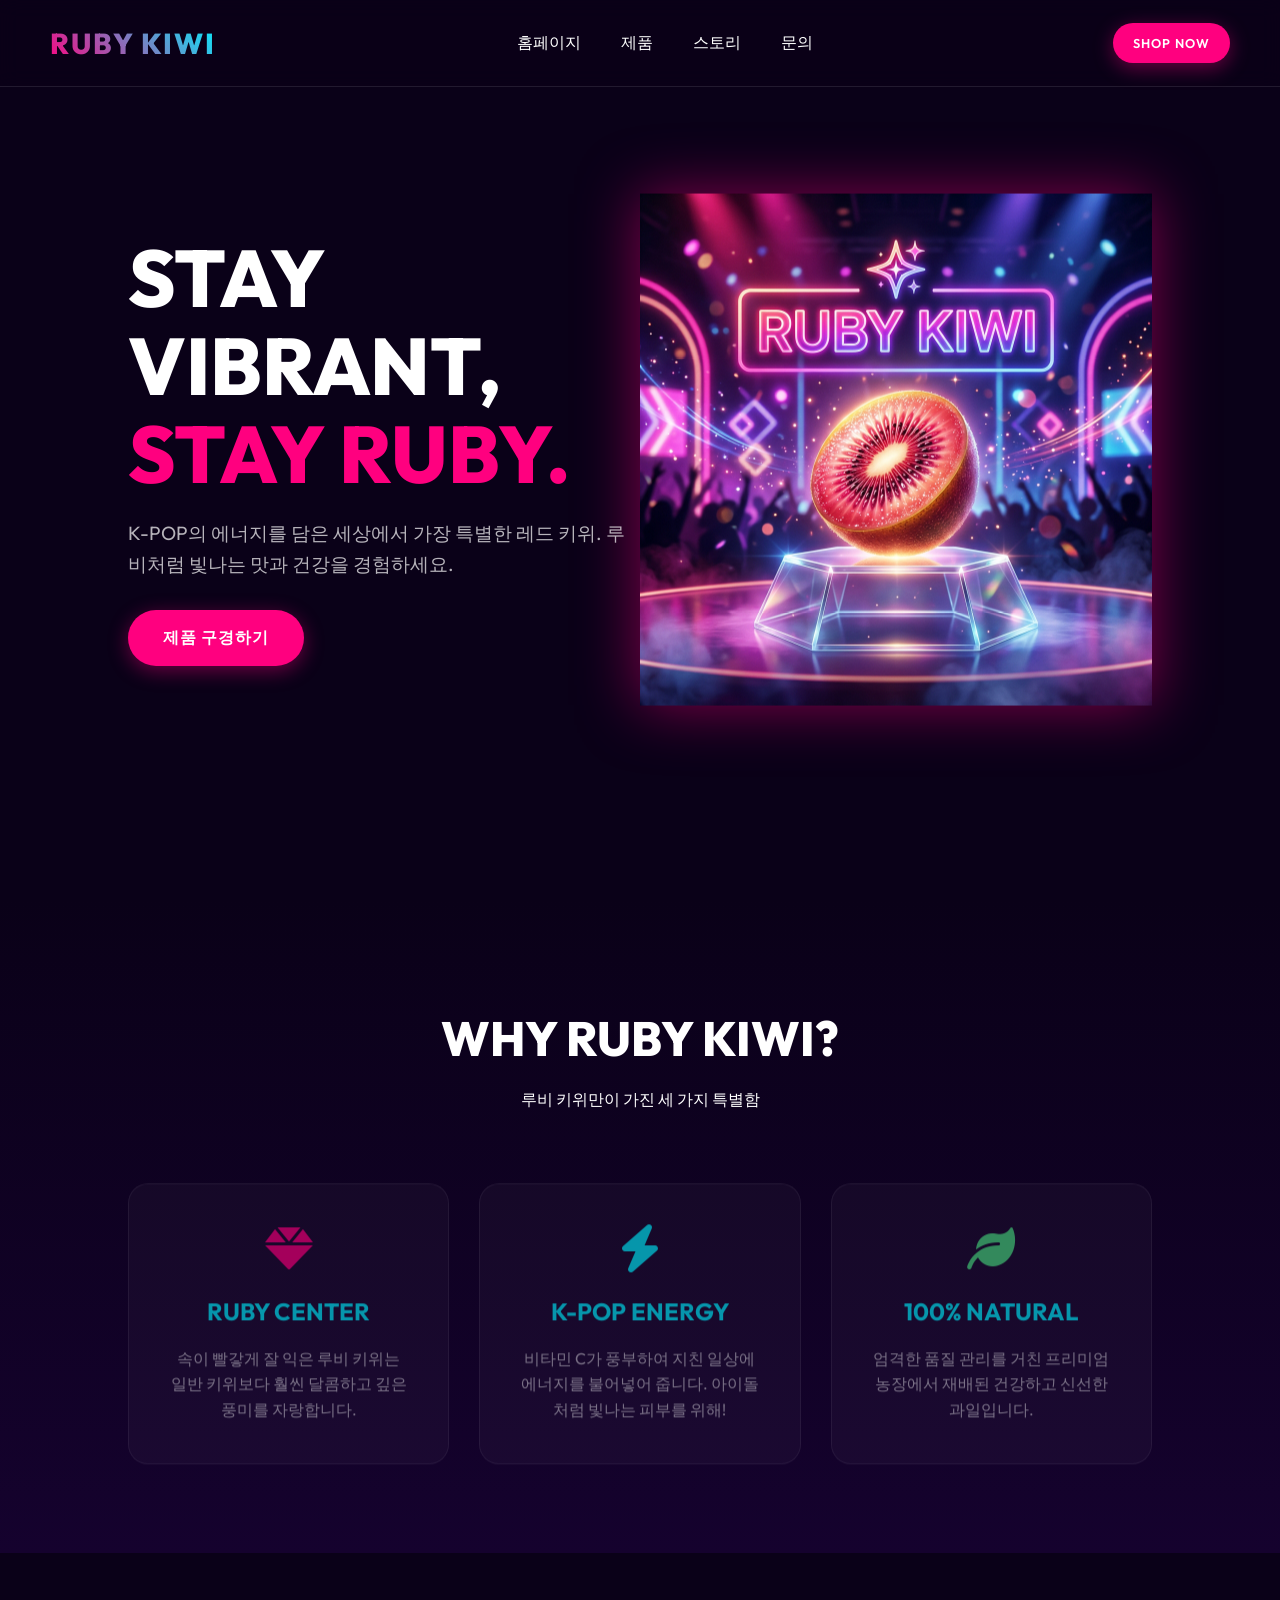
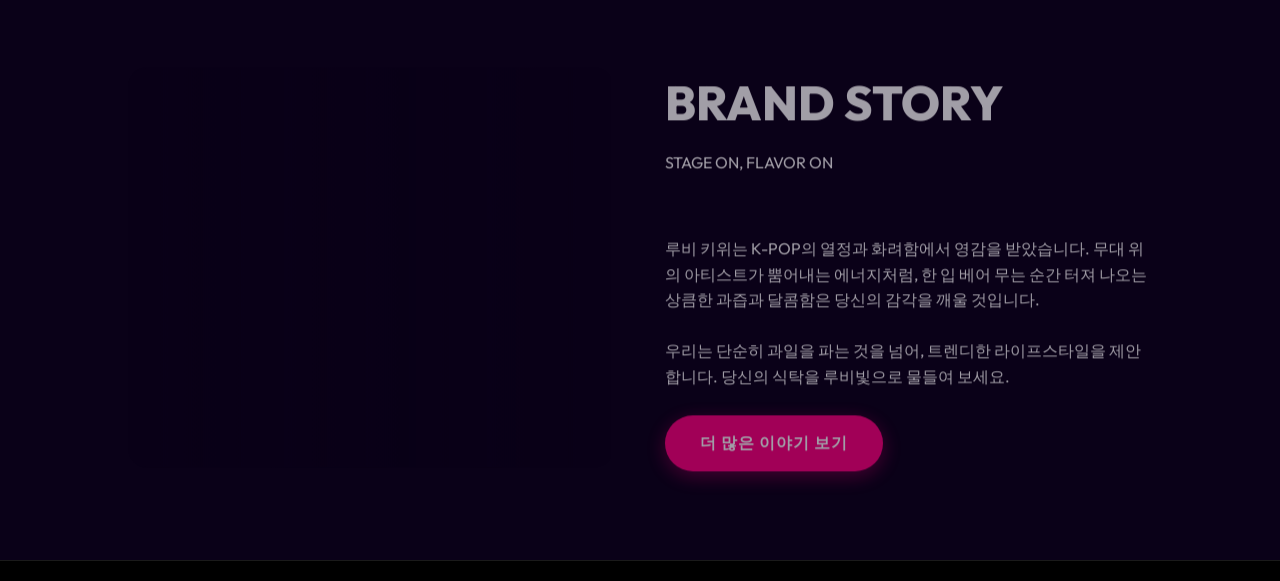
<file: index.html>
<!DOCTYPE html>
<html>
<head>
    <meta http-equiv="refresh" content="0; url=Landing-Page.html">
    <title>Redirecting...</title>
</head>
<body>
    <p>Redirecting to <a href="Landing-Page.html">Landing-Page.html</a>...</p>
</body>
</html>
</file>
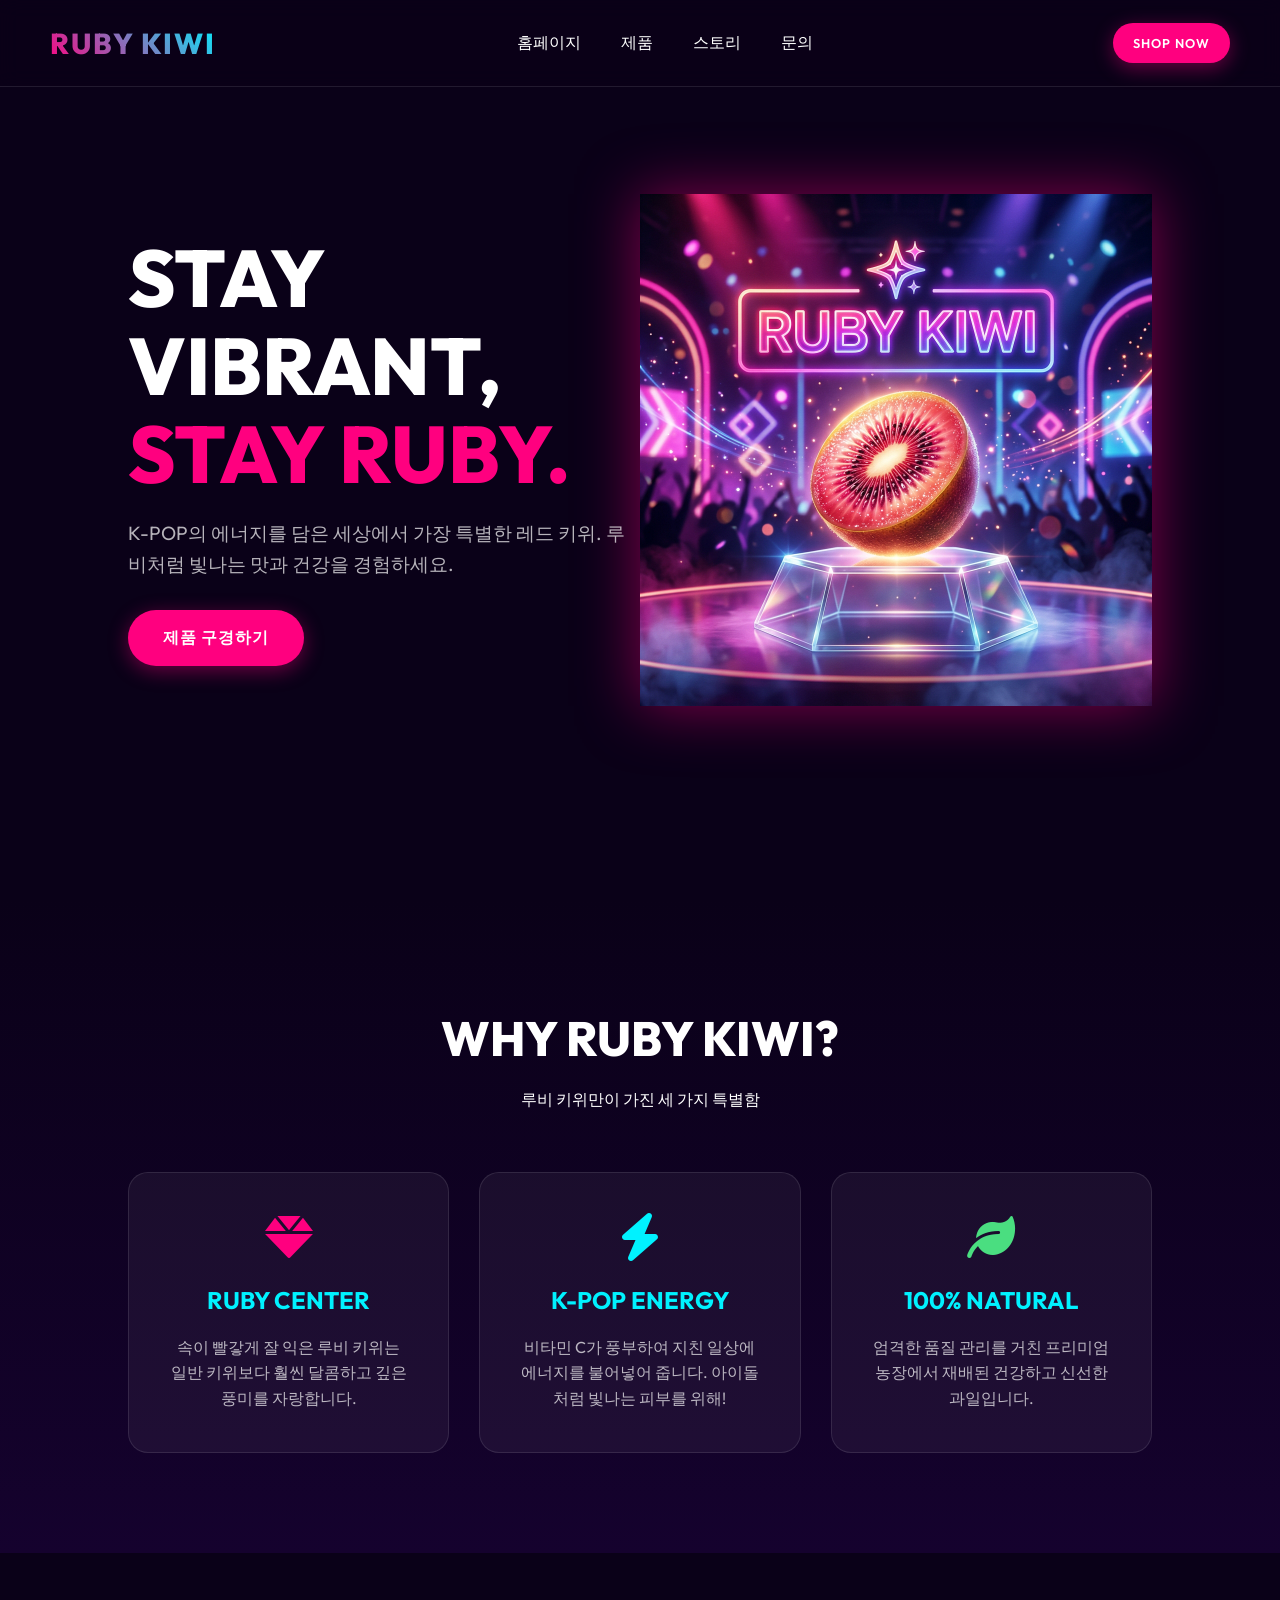
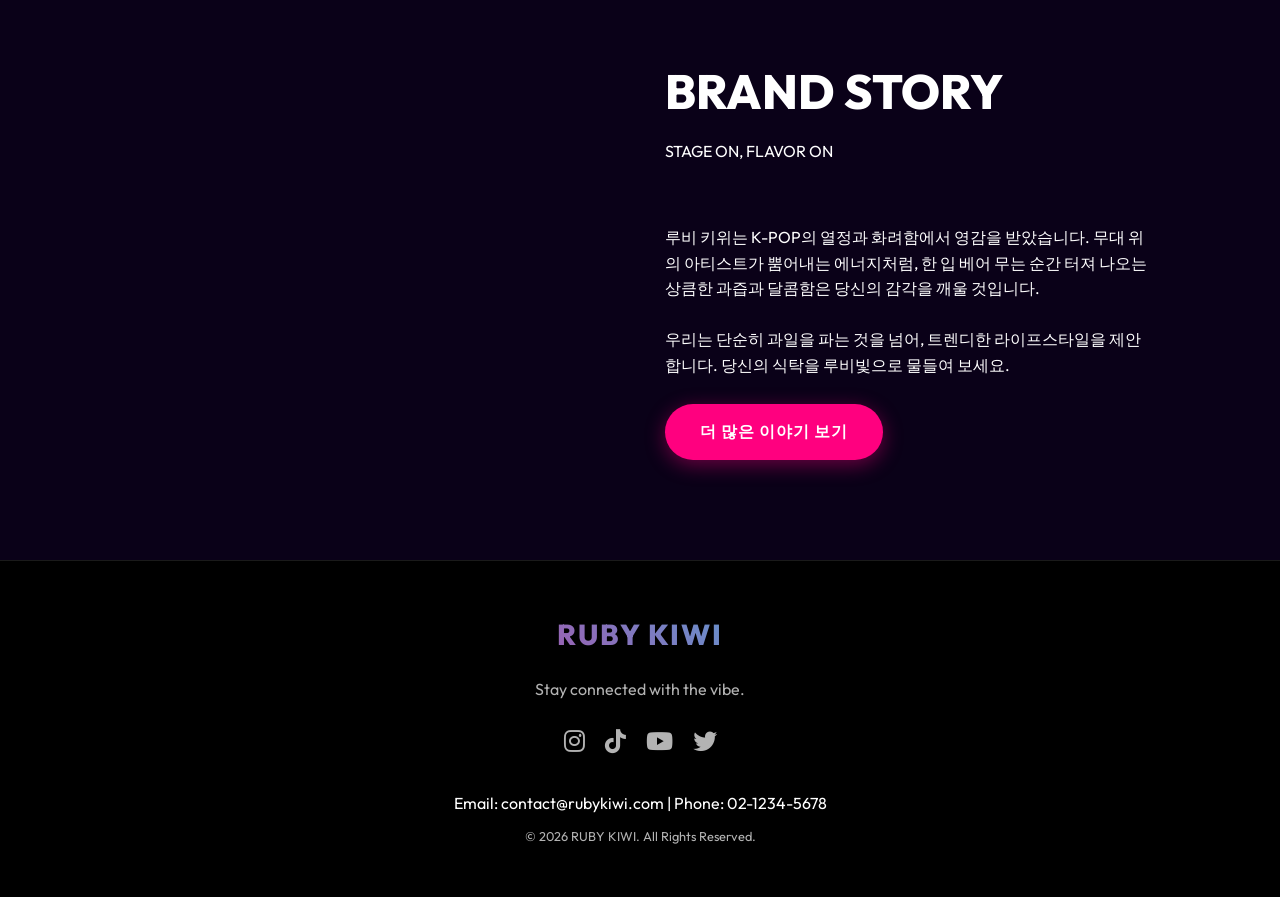
<file: Landing-Page.html>
<!DOCTYPE html>
<html lang="ko">
<head>
    <meta charset="UTF-8">
    <meta name="viewport" content="width=device-width, initial-scale=1.0">
    <title>RUBY KIWI x K-POP | THE NEXT VIBE</title>
    <link rel="stylesheet" href="styles.css">
    <link rel="stylesheet" href="https://cdnjs.cloudflare.com/ajax/libs/font-awesome/6.0.0/css/all.min.css">
</head>
<body>
    <!-- Navigation Bar -->
    <nav>
        <div class="logo">RUBY KIWI</div>
        <ul class="nav-links">
            <li><a href="#home">홈페이지</a></li>
            <li><a href="#products">제품</a></li>
            <li><a href="#story">스토리</a></li>
            <li><a href="#contact">문의</a></li>
        </ul>
        <a href="#contact" class="btn btn-primary" style="padding: 10px 20px; font-size: 0.8rem;">SHOP NOW</a>
    </nav>

    <!-- Hero Section -->
    <section class="hero" id="home">
        <div class="hero-content">
            <h1>STAY VIBRANT,<span>STAY RUBY.</span></h1>
            <p>K-POP의 에너지를 담은 세상에서 가장 특별한 레드 키위. 루비처럼 빛나는 맛과 건강을 경험하세요.</p>
            <div class="hero-btns">
                <a href="#products" class="btn btn-primary">제품 구경하기</a>
            </div>
        </div>
        <div class="hero-image">
            <img src="hero.png" alt="Ruby Kiwi K-pop Hero">
        </div>
    </section>

    <!-- Features Section -->
    <section class="features" id="products">
        <div class="section-title">
            <h2>WHY RUBY KIWI?</h2>
            <p>루비 키위만이 가진 세 가지 특별함</p>
        </div>
        <div class="feature-grid">
            <div class="feature-card">
                <i class="fas fa-gem feature-icon" style="color: #ff007f;"></i>
                <h3>RUBY CENTER</h3>
                <p>속이 빨갛게 잘 익은 루비 키위는 일반 키위보다 훨씬 달콤하고 깊은 풍미를 자랑합니다.</p>
            </div>
            <div class="feature-card">
                <i class="fas fa-bolt feature-icon" style="color: #00f2ff;"></i>
                <h3>K-POP ENERGY</h3>
                <p>비타민 C가 풍부하여 지친 일상에 에너지를 불어넣어 줍니다. 아이돌처럼 빛나는 피부를 위해!</p>
            </div>
            <div class="feature-card">
                <i class="fas fa-leaf feature-icon" style="color: #4ade80;"></i>
                <h3>100% NATURAL</h3>
                <p>엄격한 품질 관리를 거친 프리미엄 농장에서 재배된 건강하고 신선한 과일입니다.</p>
            </div>
        </div>
    </section>

    <!-- Story Section -->
    <section class="story" id="story">
        <div class="story-image"></div>
        <div class="story-content">
            <div class="section-title" style="text-align: left;">
                <h2>BRAND STORY</h2>
                <p style="margin-left: 0;">STAGE ON, FLAVOR ON</p>
            </div>
            <p>루비 키위는 K-POP의 열정과 화려함에서 영감을 받았습니다. 무대 위의 아티스트가 뿜어내는 에너지처럼, 한 입 베어 무는 순간 터져 나오는 상큼한 과즙과 달콤함은 당신의 감각을 깨울 것입니다.</p>
            <br>
            <p>우리는 단순히 과일을 파는 것을 넘어, 트렌디한 라이프스타일을 제안합니다. 당신의 식탁을 루비빛으로 물들여 보세요.</p>
            <br>
            <a href="#" class="btn btn-primary">더 많은 이야기 보기</a>
        </div>
    </section>

    <!-- Footer / Inquiry -->
    <footer id="contact">
        <div class="footer-logo logo">RUBY KIWI</div>
        <p style="color: var(--text-muted); margin-bottom: 20px;">Stay connected with the vibe.</p>
        <div class="social-links">
            <a href="#"><i class="fab fa-instagram"></i></a>
            <a href="#"><i class="fab fa-tiktok"></i></a>
            <a href="#"><i class="fab fa-youtube"></i></a>
            <a href="#"><i class="fab fa-twitter"></i></a>
        </div>
        <div class="contact-info">
            <p>Email: contact@rubykiwi.com | Phone: 02-1234-5678</p>
            <p style="margin-top: 10px; font-size: 0.8rem; color: var(--text-muted);">© 2026 RUBY KIWI. All Rights Reserved.</p>
        </div>
    </footer>

    <script src="main.js"></script>
</body>
</html>
</file>
<file: styles.css>
@import url('https://fonts.googleapis.com/css2?family=Outfit:wght@300;400;600;800&display=swap');

:root {
    --primary: #ff007f;
    --secondary: #00f2ff;
    --bg-dark: #0a0118;
    --bg-card: rgba(255, 255, 255, 0.05);
    --text-main: #ffffff;
    --text-muted: rgba(255, 255, 255, 0.7);
    --transition: all 0.3s cubic-bezier(0.4, 0, 0.2, 1);
}

* {
    margin: 0;
    padding: 0;
    box-sizing: border-box;
}

body {
    font-family: 'Outfit', sans-serif;
    background-color: var(--bg-dark);
    color: var(--text-main);
    line-height: 1.6;
    overflow-x: hidden;
}

/* Scrollbar */
::-webkit-scrollbar {
    width: 8px;
}
::-webkit-scrollbar-track {
    background: var(--bg-dark);
}
::-webkit-scrollbar-thumb {
    background: var(--primary);
    border-radius: 10px;
}

/* Navigation */
nav {
    position: fixed;
    top: 0;
    width: 100%;
    padding: 20px 50px;
    display: flex;
    justify-content: space-between;
    align-items: center;
    background: rgba(10, 1, 24, 0.8);
    backdrop-filter: blur(10px);
    z-index: 1000;
    border-bottom: 1px solid rgba(255, 255, 255, 0.1);
}

.logo {
    font-size: 1.8rem;
    font-weight: 800;
    text-transform: uppercase;
    letter-spacing: 2px;
    background: linear-gradient(45deg, var(--primary), var(--secondary));
    -webkit-background-clip: text;
    -webkit-text-fill-color: transparent;
}

.nav-links {
    display: flex;
    gap: 40px;
    list-style: none;
}

.nav-links a {
    text-decoration: none;
    color: var(--text-main);
    font-weight: 500;
    font-size: 1rem;
    transition: var(--transition);
    position: relative;
}

.nav-links a::after {
    content: '';
    position: absolute;
    bottom: -5px;
    left: 0;
    width: 0;
    height: 2px;
    background: var(--primary);
    transition: var(--transition);
}

.nav-links a:hover {
    color: var(--primary);
}

.nav-links a:hover::after {
    width: 100%;
}

/* Hero Section */
.hero {
    height: 100vh;
    display: flex;
    align-items: center;
    justify-content: center;
    padding: 100px 10%;
    position: relative;
    overflow: hidden;
}

.hero-content {
    flex: 1;
    z-index: 10;
}

.hero-content h1 {
    font-size: 5rem;
    font-weight: 800;
    line-height: 1.1;
    margin-bottom: 20px;
    text-transform: uppercase;
}

.hero-content h1 span {
    color: var(--primary);
    display: block;
}

.hero-content p {
    font-size: 1.2rem;
    color: var(--text-muted);
    max-width: 500px;
    margin-bottom: 30px;
}

.hero-image {
    flex: 1;
    position: relative;
    display: flex;
    justify-content: center;
    align-items: center;
}

.hero-image img {
    width: 100%;
    max-width: 600px;
    filter: drop-shadow(0 0 30px rgba(255, 0, 127, 0.5));
    animation: float 6s ease-in-out infinite;
}

@keyframes float {
    0%, 100% { transform: translateY(0); }
    50% { transform: translateY(-20px); }
}

/* Features Section */
.features {
    padding: 100px 10%;
    background: linear-gradient(to bottom, var(--bg-dark), #15022e);
}

.section-title {
    text-align: center;
    margin-bottom: 60px;
}

.section-title h2 {
    font-size: 3rem;
    font-weight: 800;
    margin-bottom: 10px;
}

.feature-grid {
    display: grid;
    grid-template-columns: repeat(auto-fit, minmax(300px, 1fr));
    gap: 30px;
}

.feature-card {
    background: var(--bg-card);
    padding: 40px;
    border-radius: 20px;
    border: 1px solid rgba(255, 255, 255, 0.1);
    transition: var(--transition);
    text-align: center;
}

.feature-card:hover {
    transform: translateY(-10px);
    background: rgba(255, 255, 255, 0.1);
    border-color: var(--primary);
    box-shadow: 0 10px 30px rgba(255, 0, 127, 0.2);
}

.feature-icon {
    font-size: 3rem;
    margin-bottom: 20px;
    display: block;
}

.feature-card h3 {
    font-size: 1.5rem;
    margin-bottom: 15px;
    color: var(--secondary);
}

.feature-card p {
    color: var(--text-muted);
}

/* Buttons */
.btn {
    display: inline-block;
    padding: 15px 35px;
    border-radius: 50px;
    text-decoration: none;
    font-weight: 600;
    text-transform: uppercase;
    letter-spacing: 1px;
    transition: var(--transition);
    cursor: pointer;
    border: none;
}

.btn-primary {
    background: var(--primary);
    color: white;
    box-shadow: 0 5px 20px rgba(255, 0, 127, 0.4);
}

.btn-primary:hover {
    transform: scale(1.05);
    box-shadow: 0 10px 30px rgba(255, 0, 127, 0.6);
}

/* Story Section */
.story {
    padding: 100px 10%;
    display: flex;
    align-items: center;
    gap: 50px;
}

.story-content {
    flex: 1;
}

.story-image {
    flex: 1;
    border-radius: 20px;
    overflow: hidden;
    height: 400px;
    background: url('https://images.unsplash.com/photo-1615485290382-441e4d019cb0?auto=format&fit=crop&q=80&w=1000') center/cover;
    position: relative;
}

.story-image::after {
    content: '';
    position: absolute;
    top: 0;
    left: 0;
    width: 100%;
    height: 100%;
    background: linear-gradient(to right, rgba(10, 1, 24, 0.8), transparent);
}

/* Footer */
footer {
    padding: 50px 10%;
    text-align: center;
    border-top: 1px solid rgba(255, 255, 255, 0.1);
    background: #000;
}

.footer-logo {
    margin-bottom: 20px;
}

.social-links {
    display: flex;
    justify-content: center;
    gap: 20px;
    margin-bottom: 30px;
}

.social-links a {
    color: var(--text-muted);
    font-size: 1.5rem;
    transition: var(--transition);
}

.social-links a:hover {
    color: var(--primary);
}

@media (max-width: 968px) {
    .hero {
        flex-direction: column;
        text-align: center;
        height: auto;
        padding-top: 150px;
    }
    .hero-content h1 {
        font-size: 3.5rem;
    }
    .hero-content p {
        margin: 0 auto 30px;
    }
    .nav-links {
        display: none;
    }
    .story {
        flex-direction: column;
    }
}
</file>
